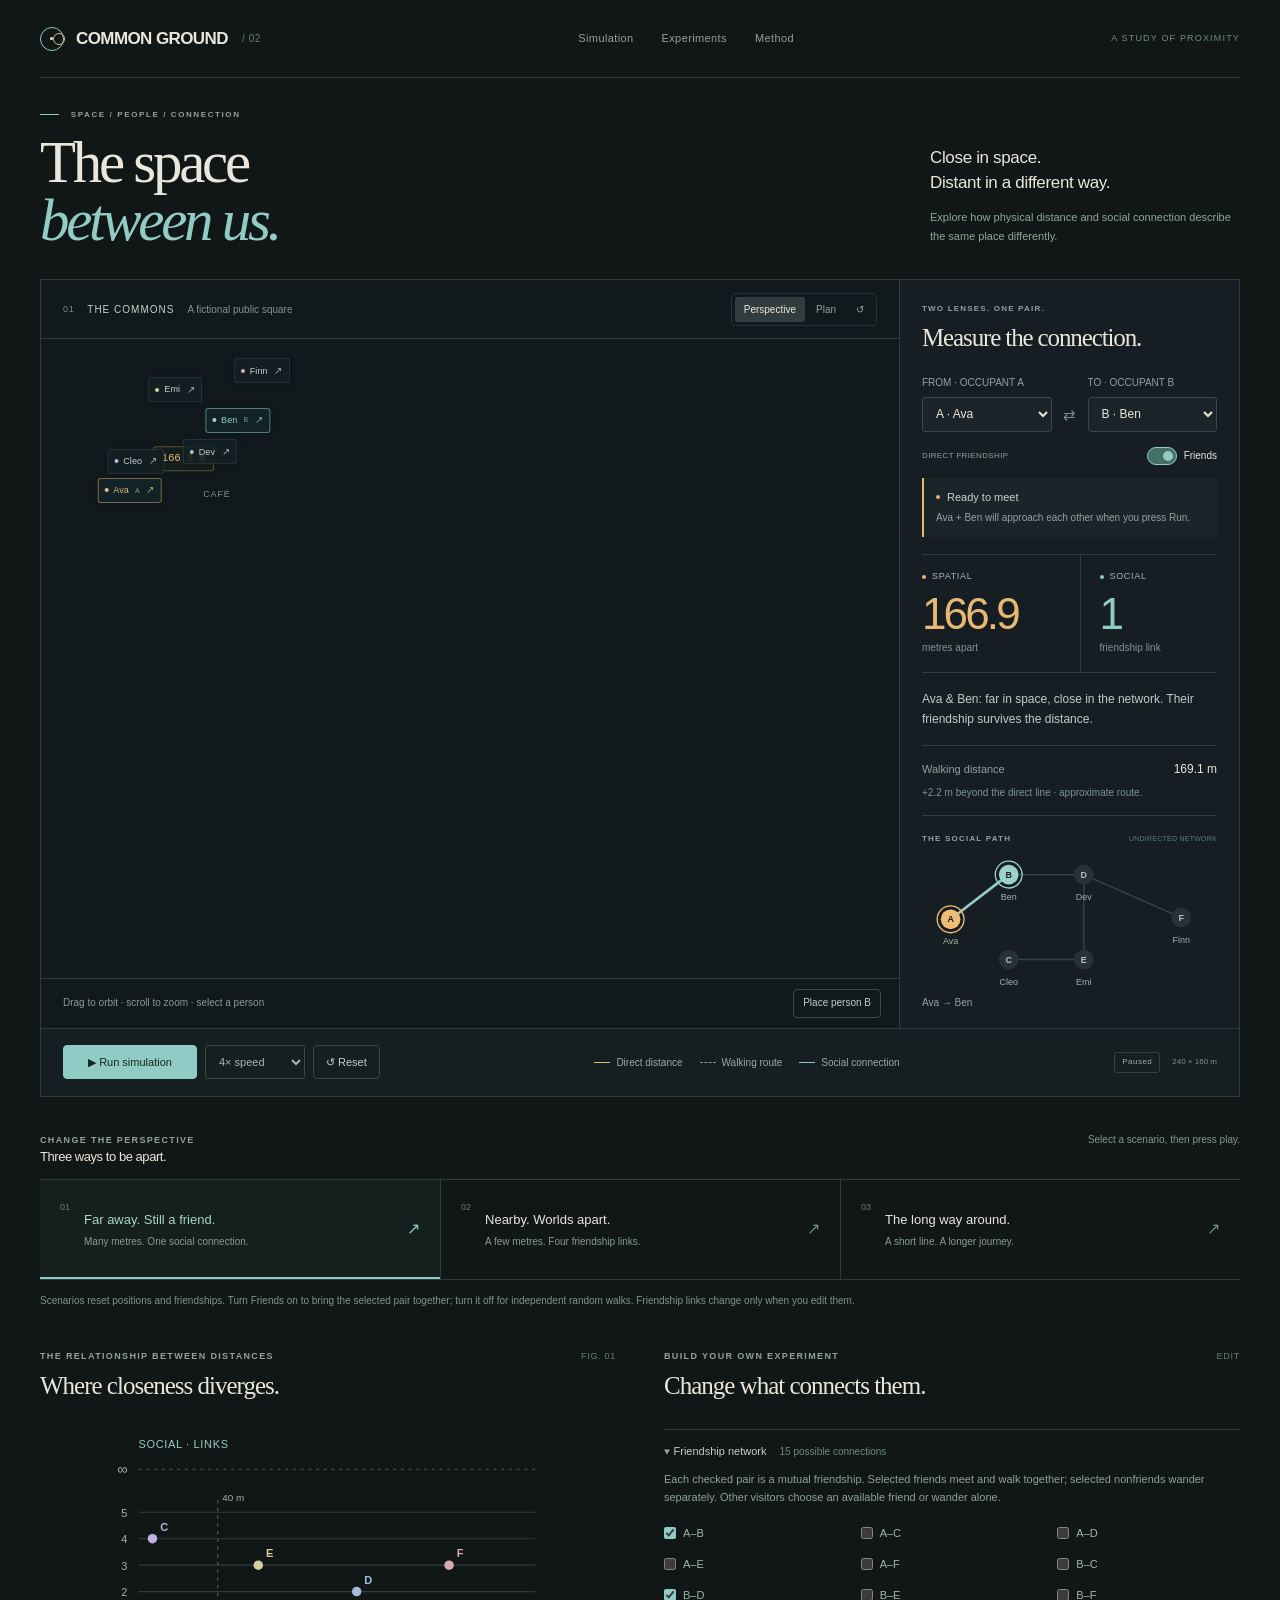
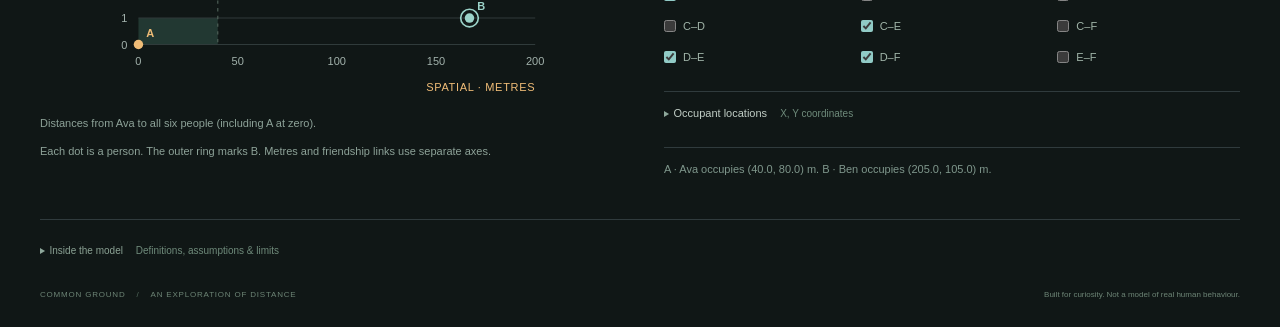
<file: index.html>
<!doctype html>
<html lang="en">
<head>
<meta charset="utf-8">
<meta name="viewport" content="width=device-width, initial-scale=1">
<meta name="description" content="Explore the space between people through physical distance, social connections, and an interactive architectural simulation.">
<meta name="theme-color" content="#101716">
<title>Common Ground — The space between us</title>
<link rel="stylesheet" href="assets/simulation.css?v=friends-20261029">
<script src="assets/vendor/three.min.js" defer></script>
<script src="src/distance-math.js" defer></script>
<script src="src/social-motion.js?v=friends-20261029" defer></script>
<script src="src/scene.js?v=friends-20261029" defer></script>
<script src="src/simulation.js?v=friends-20261029" defer></script>
</head>
<body>
<main class="app">
  <header class="topbar">
    <a class="wordmark" href="#"><span class="brand-mark" aria-hidden="true"></span>COMMON GROUND<span class="wordmark-edition"> / 02</span></a>
    <nav class="top-nav" aria-label="Page sections"><a href="#simulation">Simulation</a><a href="#experiments">Experiments</a><a href="#method">Method</a></nav>
    <span class="topbar-note">A STUDY OF PROXIMITY</span>
  </header>
  <section class="intro">
    <div><div class="eyebrow"><span class="small-line"></span> SPACE / PEOPLE / CONNECTION</div><h1 class="hero-title">The space <em>between us.</em></h1></div>
    <div class="intro-copy"><p>Close in space.<br>Distant in a different way.</p><span>Explore how physical distance and social connection describe the same place differently.</span></div>
  </section>
  <section class="simulation-shell" id="simulation" aria-label="Interactive distance simulation">
    <div class="scene-panel">
      <div class="scene-toolbar"><div><span class="scene-number">01</span><span class="scene-title">THE COMMONS</span><span class="scene-subtitle">A fictional public square</span></div><div class="view-controls" aria-label="Camera view"><button type="button" data-view="perspective" aria-pressed="true">Perspective</button><button type="button" data-view="plan" aria-pressed="false">Plan</button><button type="button" id="reset-view" aria-label="Reset camera view">↺</button></div></div>
      <div id="world" class="scene-host" role="group" aria-label="Interactive three-dimensional 240 by 160 metre plaza. Drag to orbit, scroll to zoom. Person selectors and coordinate fields provide keyboard alternatives."></div>
      <div class="scene-bottombar"><span class="scene-instruction" id="map-instruction">Drag to orbit · scroll to zoom · select a person</span><div class="map-tools"><button class="button" type="button" id="move-on-map" aria-pressed="false">Place person B</button></div></div>
    </div>
    <aside class="inspector" aria-label="Live distance measurements">
      <div class="panel-header"><div class="eyebrow">TWO LENSES. ONE PAIR.</div><h2>Measure the connection.</h2></div>
      <div class="pair-controls"><label>FROM · OCCUPANT A<select id="person-a" aria-label="Location A occupant"></select></label><button class="button" id="swap" aria-label="Swap occupants" type="button">⇄</button><label>TO · OCCUPANT B<select id="person-b" aria-label="Location B occupant"></select></label></div>
      <div class="friendship-control"><span>DIRECT FRIENDSHIP</span><label class="friendship-switch"><input type="checkbox" id="pair-friend"><span class="switch-track" aria-hidden="true"></span><span id="friendship-label">Friends</span></label></div>
      <div class="motion-readout" id="motion-readout" role="status" aria-live="polite"><div><span class="motion-dot" aria-hidden="true"></span><strong id="motion-title">Ready to meet</strong></div><p id="motion-detail"></p></div>
      <div class="metric-grid" aria-live="off"><div class="metric spatial"><div class="metric-label"><span class="metric-dot"></span>SPATIAL</div><div class="metric-number" id="spatial-value">—</div><div class="metric-unit">metres apart</div></div><div class="metric social"><div class="metric-label"><span class="metric-dot"></span>SOCIAL</div><div class="metric-number" id="social-value">—</div><div class="metric-unit" id="social-unit">friendship links</div></div></div>
      <div class="insight" id="insight" role="status" aria-live="polite"></div>
      <div class="route-summary"><div><span>Walking distance</span><strong id="walking-value">—</strong></div><p id="route-note"></p></div>
      <div class="network-block"><div class="eyebrow">THE SOCIAL PATH <span>UNDIRECTED NETWORK</span></div><svg id="network" viewBox="0 0 330 165" role="img" aria-label="Friendship network. Highlighted edges show the shortest chain between the selected occupants."></svg><p class="network-caption" id="chain"></p></div>
    </aside>
    <div class="simulation-controls"><div class="playback"><button class="button primary" id="play" type="button">▶ Run simulation</button><label class="sr-only" for="speed">Simulation speed</label><select id="speed" aria-label="Simulation speed"><option value="1">1× speed</option><option value="4" selected>4× speed</option><option value="8">8× speed</option></select><button class="button icon-button" id="reset" type="button" aria-label="Reset simulation">↺ Reset</button></div><div class="live-legend"><span><i class="legend-line spatial"></i>Direct distance</span><span><i class="legend-line walking"></i>Walking route</span><span><i class="legend-line social"></i>Social connection</span></div><div class="simulation-meta"><span class="pill" id="run-state">Paused</span><span>240 × 160 m</span></div></div>
  </section>
  <section id="experiments" class="experiments"><div class="section-heading"><div><span class="eyebrow">CHANGE THE PERSPECTIVE</span><h2>Three ways to be apart.</h2></div><p>Select a scenario, then press play.</p></div><div class="experiment-strip">
    <button class="scenario" type="button" data-scenario="far" aria-pressed="true"><span class="scenario-index">01</span><span><strong>Far away. Still a friend.</strong><span>Many metres. One social connection.</span></span><span class="scenario-arrow" aria-hidden="true">↗</span></button>
    <button class="scenario" type="button" data-scenario="near" aria-pressed="false"><span class="scenario-index">02</span><span><strong>Nearby. Worlds apart.</strong><span>A few metres. Four friendship links.</span></span><span class="scenario-arrow" aria-hidden="true">↗</span></button>
    <button class="scenario" type="button" data-scenario="detour" aria-pressed="false"><span class="scenario-index">03</span><span><strong>The long way around.</strong><span>A short line. A longer journey.</span></span><span class="scenario-arrow" aria-hidden="true">↗</span></button>
  </div><p class="scenario-note">Scenarios reset positions and friendships. Turn Friends on to bring the selected pair together; turn it off for independent random walks. Friendship links change only when you edit them.</p></section>
  <div class="analysis-grid">
    <section class="comparison-panel"><div class="section-heading"><div><div class="eyebrow">THE RELATIONSHIP BETWEEN DISTANCES</div><h2>Where closeness diverges.</h2></div><span class="figure-number">FIG. 01</span></div><div class="chart-layout"><svg id="comparison" viewBox="0 0 430 245" role="img" aria-label="Scatter plot comparing spatial distance in metres with social distance in friendship links"></svg><div class="chart-caption"><p id="comparison-note"></p><p>Each dot is a person. The outer ring marks B. Metres and friendship links use separate axes.</p></div></div></section>
    <section class="edit-panel"><div class="section-heading"><div><div class="eyebrow">BUILD YOUR OWN EXPERIMENT</div><h2>Change what connects them.</h2></div><span class="figure-number">EDIT</span></div><details open><summary>Friendship network <span>15 possible connections</span></summary><p class="muted">Each checked pair is a mutual friendship. Selected friends meet and walk together; selected nonfriends wander separately. Other visitors choose an available friend or wander alone.</p><div class="tie-grid" id="ties"></div></details><details><summary>Occupant locations <span>X, Y coordinates</span></summary><p class="muted">Metres from the southwest corner. X east: 0–240; Y north: 0–160. Editing pauses the simulation.</p><div class="coordinate-controls"><label>A · X, Y<input id="position-a" inputmode="text" placeholder="40, 80"></label><label>B · X, Y<input id="position-b" inputmode="text" placeholder="205, 105"></label><button class="button" type="button" id="apply-positions">Apply positions</button></div></details><div class="error" id="error" role="alert" hidden></div><div class="addresses" id="addresses"></div></section>
  </div>
  <footer class="method" id="method"><details><summary>Inside the model <span>Definitions, assumptions & limits</span></summary><div class="method-grid"><p><strong>Spatial distance.</strong> Euclidean distance between two occupied points: √((x₂−x₁)² + (y₂−y₁)²), in metres. People sharing a point have zero spatial separation.</p><p><strong>Social distance.</strong> The fewest friendship edges between two people. Same person = 0; direct friends = 1; disconnected = ∞. This is a metric within a connected group and an extended metric across disconnected groups. Locations inherit their occupants’ relationships; empty locations have no social distance.</p><p><strong>Walking distance.</strong> A shortest route on a 2 m grid, simplified with collision-checked shortcuts around the pond and buildings. Approximate, not the exact continuous shortest path. Visitors are points; landscaping is schematic and passable. Motion follows these routes at 1.4 m/s, accelerated by the speed control.</p><p><strong>Friendship in motion.</strong> The selected pair has priority: direct friends approach along a shared route, then walk to random destinations together with a small following gap. Selected nonfriends wander independently, even if they have other friends. Each remaining visitor chooses one available direct friend or wanders alone. Selecting the same person twice gives that visitor a solo walk. Routes avoid buildings and the pond; a detour can briefly increase straight-line separation. This is an illustrative rule, not a prediction of human behaviour.</p><p><strong>Near and far.</strong> This experiment uses ≤40 m for spatially near and >40 m for far; ≤1 link for socially close, 2 for intermediate, and ≥3 for distant. These thresholds are illustrative, not universal. All people, friendships, and places are fictional.</p></div></details><div class="footer-line"><span>COMMON GROUND<span class="footer-separator"> / </span> AN EXPLORATION OF DISTANCE</span><span>Built for curiosity. Not a model of real human behaviour.</span></div></footer>
</main>
</body>
</html>
</file>
<file: assets/simulation.css>
:root {
  color-scheme: dark;
  --paper: #101716;
  --panel: #171e23;
  --panel-deep: #11191c;
  --ink: #ebe6dc;
  --muted: #93a09e;
  --line: #303b3d;
  --line-soft: #253135;
  --spatial: #e8b873;
  --spatial-soft: #e8b8730d;
  --social: #91cbc6;
  --social-soft: #91cbc60d;
  --white: #ebe6dc;
  font-family: -apple-system, BlinkMacSystemFont, "Segoe UI", sans-serif;
  font-size: 14px;
  font-synthesis: none;
  text-rendering: optimizeLegibility;
  -webkit-font-smoothing: antialiased;
}

* { box-sizing: border-box; }
html { min-width: 320px; background: var(--paper); scroll-behavior: smooth; }
body { margin: 0; background: var(--paper); color: var(--ink); line-height: 1.5; }
button, input, select { font: inherit; }
button, select, summary, a { -webkit-tap-highlight-color: transparent; }
button { cursor: pointer; }
button:disabled { cursor: default; opacity: .5; }
button, input, select, summary { touch-action: manipulation; }
button, a, input, select, summary { outline-offset: 4px; }
button:focus-visible, input:focus-visible, select:focus-visible, summary:focus-visible,
a:focus-visible, [tabindex]:focus-visible { outline: 2px solid var(--social); }
a { color: inherit; text-decoration-thickness: 1px; text-underline-offset: 4px; }
[hidden] { display: none !important; }
::selection { color: var(--paper); background: var(--social); }
svg { max-width: 100%; font-family: inherit; }
svg text { user-select: none; }
h1, h2, h3, p { margin-top: 0; }
h2 { margin-bottom: 0; font-size: 20px; font-weight: 500; line-height: 1.25; letter-spacing: -.035em; }
h3 { margin-bottom: 8px; font-size: 14px; font-weight: 600; }
.app { max-width: 1560px; padding: 0 40px 26px; margin: 0 auto; }
.eyebrow { margin: 0 0 8px; font-size: 9px; font-weight: 600; line-height: 1.5; letter-spacing: .15em; text-transform: uppercase; color: var(--muted); }
.muted { color: var(--muted); }

/* A quiet masthead, with the experiment itself carrying the colour. */
.topbar { min-height: 78px; display: flex; align-items: center; justify-content: space-between; gap: 24px; border-bottom: 1px solid var(--line); }
.wordmark { display: inline-flex; align-items: center; gap: 12px; color: var(--ink); font-size: 17px; font-weight: 600; letter-spacing: -.035em; text-decoration: none; white-space: nowrap; }
.brand-mark { display: inline-block; position: relative; width: 24px; height: 24px; border: 1px solid var(--social); border-radius: 50%; flex-shrink: 0; }
.brand-mark::before { content: ""; position: absolute; inset: 5px; border: 1px solid var(--spatial); border-radius: 50%; transform: translateX(7px); }
.brand-mark::after { content: ""; position: absolute; width: 3px; height: 3px; top: 9px; left: 9px; background: var(--ink); border-radius: 50%; }
.top-nav { display: flex; align-items: center; gap: 28px; font-size: 10px; font-weight: 500; letter-spacing: .035em; }
.top-nav a { color: var(--muted); text-decoration: none; padding: 10px 0; transition: color .2s; }
.top-nav a:hover { color: var(--ink); }
.top-nav .nav-index { color: #657573; padding-right: 7px; font-variant-numeric: tabular-nums; }
.top-nav .nav-badge { border: 1px solid var(--line); color: var(--social); padding: 6px 9px; font-size: 8px; letter-spacing: .12em; text-transform: uppercase; border-radius: 3px; }
.intro { display: flex; align-items: flex-end; justify-content: space-between; gap: 45px; padding: 31px 0 30px; }
.intro .eyebrow { margin-bottom: 13px; font-size: 8px; letter-spacing: .2em; }
.hero-title, .hero-title h1 { margin: 0; font-family: Georgia, "Times New Roman", serif; font-size: clamp(45px, 4.6vw, 65px); font-weight: 400; letter-spacing: -.055em; line-height: .98; }
.hero-title em { color: var(--social); font-weight: 400; }
.intro-copy { max-width: 360px; padding-bottom: 3px; }
.intro-copy > p { margin-bottom: 0; color: #a9b4b0; font-size: 12px; line-height: 1.75; }
.intro-copy > p + p { margin-top: 12px; }
.intro-copy strong { color: var(--ink); font-weight: 500; }
.intro-copy .intro-index { display: block; margin-bottom: 10px; color: var(--muted); font-size: 9px; letter-spacing: .16em; }

/* Main instrument: one continuous frame, with a fixed measurement rail. */
.simulation-shell { display: grid; grid-template-columns: minmax(0, 1fr) 340px; border: 1px solid var(--line); background: var(--panel); overflow: hidden; }
.scene-panel { min-width: 0; background: var(--panel-deep); }
.scene-panel { display: flex; flex-direction: column; }
.scene-panel > #world { flex: 1 1 auto; min-height: 540px; }
.scene-toolbar { min-height: 59px; padding: 0 22px; display: flex; align-items: center; justify-content: space-between; gap: 15px; border-bottom: 1px solid var(--line); }
.scene-toolbar > div:first-child { display: flex; align-items: center; gap: 13px; min-width: 0; }
.scene-toolbar h2 { font-size: 12px; font-weight: 500; letter-spacing: -.015em; }
.scene-number { color: #778d8a; font-size: 9px; letter-spacing: .07em; font-variant-numeric: tabular-nums; }
.view-controls { display: flex; gap: 2px; padding: 3px; border: 1px solid var(--line-soft); border-radius: 4px; }
.view-controls button { border: 0; border-radius: 2px; padding: 5px 9px; background: transparent; color: var(--muted); font-size: 9px; font-weight: 500; transition: background .2s, color .2s; }
.view-controls button:hover { color: var(--ink); }
.view-controls button[aria-pressed="true"], .view-controls button.active { background: #303c3e; color: var(--ink); }
.scene-host, #world { position: relative; display: block; width: 100%; height: 540px; overflow: hidden; background: #11191c; isolation: isolate; }
.scene-host canvas, #world > canvas { position: absolute; inset: 0; display: block; width: 100%; height: 100%; outline-offset: -4px; touch-action: none; }
.scene-overlay-top { position: absolute; left: 22px; top: 20px; right: 22px; display: flex; justify-content: space-between; align-items: flex-start; gap: 15px; z-index: 2; pointer-events: none; }
.scene-kicker { color: #879a99; font-size: 8px; letter-spacing: .16em; line-height: 1.8; text-transform: uppercase; }
.scene-kicker strong { display: block; color: #bdc8c4; font-weight: 500; font-size: 10px; letter-spacing: .05em; }
.scene-coordinates { color: #6f8889; font-size: 9px; font-variant-numeric: tabular-nums; letter-spacing: .03em; }
.scene-label { position: absolute; z-index: 2; pointer-events: none; color: #c2ceca; font-size: 10px; font-weight: 500; line-height: 1.35; letter-spacing: .015em; white-space: nowrap; padding: 4px 6px; border-radius: 3px; background: #142023db; border: 1px solid #7d969629; box-shadow: 0 2px 7px #0002; transform: translate(-50%, -100%); }
.scene-label small { display: block; color: #849b98; font-size: 8px; font-weight: 400; }
.scene-label.selected { border-color: #91cbc666; background: #132529ef; color: var(--ink); }
.scene-label.endpoint-a { border-color: #e8b87377; color: var(--spatial); }
.scene-label.endpoint-b { border-color: #91cbc688; color: var(--social); }
.scene-label.place-label { padding: 0; border: 0; box-shadow: none; background: transparent; color: #819593; font-size: 9px; font-weight: 400; letter-spacing: .1em; text-transform: uppercase; text-shadow: 0 1px 5px #071114; }
.scene-bottombar { min-height: 50px; display: flex; align-items: center; justify-content: space-between; gap: 15px; padding: 9px 18px 9px 22px; border-top: 1px solid var(--line); }
.scene-instruction { margin: 0; color: #889b98; font-size: 9px; line-height: 1.55; }
.scene-instruction > span { display: block; }
.map-tools { flex-shrink: 0; display: flex; align-items: center; gap: 8px; }
button.button, .button, .playback button, .map-tools button, .pair-controls button, .coordinate-controls button {
  display: inline-flex; align-items: center; justify-content: center; gap: 7px;
  min-height: 35px; padding: 8px 12px; border: 1px solid #3b484a; border-radius: 4px;
  background: transparent; color: #c2ceca; font-size: 10px; font-weight: 500; line-height: 1.4;
  transition: background .18s ease, color .18s ease, border-color .18s ease;
}
.button:hover, .playback button:hover, .map-tools button:hover, .pair-controls button:hover, .coordinate-controls button:hover { border-color: #6b8580; background: #91cbc610; color: var(--ink); }
.button.primary, .playback #play, .coordinate-controls button { border-color: var(--social); background: var(--social); color: #172522; }
.button.primary:hover, .playback #play:hover, .coordinate-controls button:hover { border-color: #b6dfd9; background: #b6dfd9; color: #14201d; }
.map-tools button { min-height: 29px; padding: 5px 9px; font-size: 9px; }
.map-tools button[aria-pressed="true"] { background: var(--social); border-color: var(--social); color: #152422; }
.status { display: inline-flex; align-items: center; gap: 5px; color: var(--muted); font-size: 8px; font-weight: 500; letter-spacing: .08em; }
.status::before { content: ""; display: block; width: 4px; height: 4px; background: #7c8f8a; border-radius: 50%; }
.status.running { color: var(--social); }
.status.running::before { background: var(--social); box-shadow: 0 0 0 3px #91cbc610; }
.pill { display: inline-flex; align-items: center; gap: 5px; border: 1px solid #344341; border-radius: 3px; padding: 4px 7px; color: #9fb0a8; font-size: 8px; line-height: 1.35; font-weight: 500; letter-spacing: .06em; white-space: nowrap; }

.inspector { min-width: 0; padding-bottom: 18px; border-left: 1px solid var(--line); background: var(--panel); }
.panel-header { padding: 23px 22px 21px; display: flex; align-items: center; justify-content: space-between; gap: 12px; }
.panel-header .eyebrow { margin-bottom: 7px; font-size: 8px; }
.panel-header h2 { font-size: 25px; font-family: Georgia, "Times New Roman", serif; font-weight: 400; letter-spacing: -.045em; }
.pair-controls { display: grid; grid-template-columns: minmax(0, 1fr) 24px minmax(0, 1fr); align-items: end; gap: 6px; padding: 0 22px 23px; }
.pair-controls label { min-width: 0; color: var(--muted); font-size: 8px; font-weight: 500; letter-spacing: .025em; }
.pair-controls select { display: block; width: 100%; min-height: 35px; margin-top: 7px; padding: 7px 21px 7px 9px; border: 1px solid #3b4749; border-radius: 3px; background: #1b2529; color: var(--ink); font-size: 11px; font-weight: 500; }
.pair-controls button { min-height: 35px; padding: 6px 0; background: transparent; border-color: transparent; color: #778d88; font-size: 15px; }
.friendship-control { display: flex; justify-content: space-between; align-items: center; gap: 10px; margin: -8px 22px 13px; color: #8da298; font-size: 8px; letter-spacing: .045em; }
.friendship-switch { display: inline-flex; align-items: center; gap: 7px; position: relative; cursor: pointer; color: var(--ink); font-size: 10px; letter-spacing: 0; }
.friendship-switch input { position: absolute; width: 30px; height: 18px; opacity: 0; cursor: pointer; }
.switch-track { width: 30px; height: 18px; border: 1px solid #63776e; border-radius: 20px; background: #273732; transition: background .18s; }
.switch-track::after { content: ""; display: block; width: 10px; height: 10px; margin: 3px; border-radius: 50%; background: #83978f; transition: transform .18s; }
.friendship-switch input:checked + .switch-track { background: #427063; border-color: var(--social); }
.friendship-switch input:checked + .switch-track::after { transform: translateX(12px); background: var(--social); }
.friendship-switch input:focus-visible + .switch-track { outline: 2px solid var(--ink); outline-offset: 3px; }
.friendship-switch input:disabled ~ span { opacity: .4; cursor: default; }
.motion-readout { margin: 0 22px 17px; padding: 11px 12px; border-left: 2px solid #6d897b; background: #91cbc608; }
.motion-readout > div { display: flex; align-items: center; gap: 7px; }
.motion-readout strong { color: #c5d6cd; font-size: 11px; font-weight: 500; }
.motion-readout p { margin: 5px 0 0; color: #8fa59b; font-size: 10px; line-height: 1.6; }
.motion-dot { flex: 0 0 4px; height: 4px; border-radius: 50%; background: #84988e; }
.motion-readout[data-mode="approaching"] { border-color: var(--spatial); }
.motion-readout[data-mode="approaching"] .motion-dot { background: var(--spatial); }
.motion-readout[data-mode="together"] { border-color: var(--social); background: #91cbc60e; }
.motion-readout[data-mode="together"] .motion-dot { background: var(--social); box-shadow: 0 0 0 3px #91cbc615; }
.metric-grid { display: grid; grid-template-columns: minmax(0, 1fr) minmax(0, 1fr); margin: 0 22px; border-top: 1px solid var(--line); border-bottom: 1px solid var(--line); }
.metric { min-width: 0; padding: 15px 0 17px; }
.metric + .metric { padding-left: 19px; margin-left: 10px; border-left: 1px solid var(--line); }
.metric.spatial { color: var(--spatial); }
.metric.social { color: var(--social); }
.metric-label { display: block; color: #a8b6b1; font-size: 8px; font-weight: 500; line-height: 1.5; letter-spacing: .075em; }
.metric-number { display: inline-block; margin: 5px 0 1px; font-size: 44px; font-weight: 300; line-height: 1.15; letter-spacing: -.065em; font-variant-numeric: tabular-nums; }
.metric-unit { color: #82938f; font-size: 9px; font-weight: 400; }
.metric > small, .metric .metric-detail { display: block; margin-top: 5px; font-size: 9px; }
.insight { margin: 0 22px; padding: 17px 0 15px; color: #c2cbc5; font-size: 11px; line-height: 1.65; }
.insight strong { color: var(--ink); font-weight: 500; }
.route-summary { margin: 0 22px; padding: 13px 0 14px; border-top: 1px solid var(--line); border-bottom: 1px solid var(--line); font-size: 9px; line-height: 1.7; color: var(--muted); }
.route-summary > div { display: flex; align-items: baseline; justify-content: space-between; gap: 10px; }
.route-summary strong { color: var(--ink); font-size: 12px; font-weight: 500; white-space: nowrap; }
.route-summary p { margin: 5px 0 0; color: #7e938e; font-size: 8px; }
.network-block { margin: 17px 22px 0; }
.network-block > .eyebrow { margin-bottom: 1px; font-size: 8px; }
.inspector > .eyebrow { margin: 17px 22px 0; font-size: 8px; }
#network { display: block; width: 100%; height: auto; max-height: 160px; margin: 0; overflow: visible; }
.inspector > #network { width: calc(100% - 44px); margin-inline: 22px; }
.network-caption { margin: 1px 0 0; color: #8da39c; font-size: 9px; line-height: 1.5; }
.inspector > .network-caption { margin-inline: 22px; }

.simulation-controls { grid-column: 1 / -1; min-height: 68px; display: flex; align-items: center; justify-content: space-between; gap: 24px; padding: 14px 22px; border-top: 1px solid var(--line); background: #151e20; }
.playback { display: flex; align-items: center; flex-wrap: wrap; gap: 8px; }
.playback button { min-height: 34px; }
.playback #play { min-width: 134px; font-size: 10px; }
.playback select { min-height: 34px; padding: 6px 23px 6px 9px; border: 1px solid #394747; border-radius: 3px; background: #151e20; color: #a7b8b2; font-size: 9px; }
.live-legend, .legend { display: flex; align-items: center; flex-wrap: wrap; gap: 10px 17px; font-size: 8px; color: #99aba5; }
.live-legend > span, .legend > span { display: inline-flex; align-items: center; gap: 6px; white-space: nowrap; }
.legend-dot { display: inline-block; flex-shrink: 0; width: 5px; height: 5px; border-radius: 50%; background: var(--ink); }
.legend-dot.spatial { background: var(--spatial); }
.legend-dot.social { background: var(--social); }
.legend-dot.route { background: #e2dbc9; }
.line, .legend-line { display: inline-block; width: 16px; border-top: 1.5px solid var(--spatial); }
.line.social, .legend-line.social { border-color: var(--social); }
.line.route, .legend-line.route, .line.dashed { border-top: 1.5px dashed #d5c9b2; }
.simulation-meta { display: flex; align-items: center; gap: 12px; color: #7e938b; font-size: 8px; white-space: nowrap; }

/* Scenario choices read as one editorial strip, not a stack of cards. */
.experiments, .experiment-section { margin-top: 31px; }
.section-heading { display: flex; justify-content: space-between; align-items: baseline; gap: 20px; padding: 0 0 14px; }
.section-heading .eyebrow { margin: 0; }
.section-heading h2 { font-size: 13px; font-weight: 400; }
.section-heading p { margin: 0; color: #839890; font-size: 9px; }
.experiment-strip { display: grid; grid-template-columns: repeat(3, minmax(0, 1fr)); border-block: 1px solid var(--line); }
.scenario { display: flex; width: 100%; min-height: 99px; margin: 0; align-items: center; gap: 14px; text-align: left; padding: 18px 20px; border: 0; border-radius: 0; color: var(--ink); background: transparent; transition: background .2s ease; }
.scenario + .scenario { border-left: 1px solid var(--line); }
.scenario > span:nth-child(2) { flex: 1; min-width: 0; }
.scenario strong { display: block; font-size: 12px; font-weight: 500; line-height: 1.5; }
.scenario span span { display: block; margin-top: 4px; color: #879c94; font-size: 9px; line-height: 1.5; }
.scenario .scenario-index { align-self: flex-start; margin-top: 3px; color: #638079; font-size: 9px; font-weight: 400; font-variant-numeric: tabular-nums; }
.scenario > span:last-child { color: #6e8b80; font-size: 16px; }
.scenario:hover { background: #91cbc608; }
.scenario.active, .scenario[aria-pressed="true"] { background: #91cbc60b; box-shadow: inset 0 -2px var(--social); }
.scenario.active strong, .scenario[aria-pressed="true"] strong { color: #a5d6c9; }
.scenario.active > span:last-child, .scenario[aria-pressed="true"] > span:last-child { color: var(--social); }
.experiment-note { margin: 12px 0 0; color: #7e948b; font-size: 9px; line-height: 1.7; }

.analysis-grid { display: grid; grid-template-columns: minmax(0, 1fr) minmax(0, 1fr); gap: 48px; margin-top: 41px; }
.analysis-grid > section { min-width: 0; }
.analysis-grid h2 { font-size: 25px; font-family: Georgia, "Times New Roman", serif; font-weight: 400; letter-spacing: -.04em; }
.comparison-panel > .eyebrow, .edit-panel > .eyebrow { font-size: 8px; margin-bottom: 9px; }
.comparison-panel > p, .edit-panel > p { margin: 11px 0 0; color: #8da298; font-size: 10px; line-height: 1.7; }
.comparison-panel .panel-header, .edit-panel .panel-header { padding: 0; }
#comparison { display: block; width: 100%; height: auto; max-height: 270px; margin: 18px 0 0; overflow: visible; }
.chart-layout { min-width: 0; }
.chart-note { color: #7f978d; font-size: 9px; line-height: 1.65; }
.comparison-panel .legend { margin-top: 10px; }
.edit-panel details { margin: 13px 0 0; border-top: 1px solid var(--line); }
.edit-panel details p { margin: 1px 0 8px; color: #8da298; font-size: 10px; line-height: 1.6; }
summary { position: relative; padding: 13px 0 10px; cursor: pointer; color: #c1cec6; font-size: 11px; font-weight: 500; line-height: 1.6; list-style-position: inside; }
summary::marker { color: #8ea89b; font-size: 9px; }
.coordinate-controls { display: grid; grid-template-columns: 1fr 1fr auto; gap: 10px; padding: 8px 0 8px; align-items: end; }
.coordinate-controls label { min-width: 0; font-size: 9px; color: var(--muted); font-weight: 500; }
.coordinate-controls input { display: block; width: 100%; min-height: 35px; margin-top: 5px; padding: 7px 9px; border: 1px solid #3b4c45; border-radius: 3px; background: #19231f; color: var(--ink); font-size: 11px; }
.coordinate-controls button { min-height: 35px; font-size: 9px; white-space: nowrap; }
.tie-grid { display: grid; grid-template-columns: repeat(3, minmax(0, 1fr)); gap: 4px 14px; padding: 5px 0 8px; }
.tie-grid label { display: flex; align-items: center; gap: 7px; min-height: 27px; color: #a1b5a9; font-size: 10px; cursor: pointer; white-space: nowrap; }
.tie-grid input[type="checkbox"] { flex-shrink: 0; width: 12px; height: 12px; margin: 0; accent-color: var(--social); cursor: pointer; }
.error { margin-top: 10px; color: #edaa92; font-size: 11px; }
#addresses { margin-top: 14px; padding-top: 12px; border-top: 1px solid var(--line); color: #7f978c; font-size: 10px; line-height: 1.7; font-variant-numeric: tabular-nums; }
.method { margin-top: 40px; padding-top: 10px; border-top: 1px solid var(--line); }
.method details { max-width: 1120px; }
.method summary { display: inline list-item; color: #8ba294; font-size: 10px; font-weight: 400; }
.method p, .method li { color: #8ba294; font-size: 10px; line-height: 1.8; }
.method p { margin: 8px 0; }
.method strong { color: #bbcbbf; font-weight: 500; }
.method-grid { display: grid; grid-template-columns: 1fr 1fr; gap: 0 35px; }
.footer-line { display: flex; align-items: baseline; justify-content: space-between; gap: 20px; margin-top: 19px; color: #6d8576; font-size: 8px; line-height: 1.7; }
.footer-line > span:first-child { letter-spacing: .1em; }
.method small, footer > small { display: block; margin-top: 12px; color: #6d8576; font-size: 9px; line-height: 1.6; }
.sr-only { position: absolute; width: 1px; height: 1px; margin: -1px; padding: 0; overflow: hidden; clip: rect(0, 0, 0, 0); white-space: nowrap; border: 0; }

@media (min-width: 1500px) {
  .scene-host, #world { height: 565px; }
  .metric-number { font-size: 47px; }
}
@media (max-width: 1200px) {
  .app { padding-inline: 28px; }
  .simulation-shell { grid-template-columns: minmax(0, 1fr) 316px; }
  .inspector .panel-header, .pair-controls { padding-inline: 19px; }
  .metric-grid, .insight, .route-summary, .network-block, .friendship-control, .motion-readout { margin-inline: 19px; }
  .metric-number { font-size: 40px; }
  .metric + .metric { padding-left: 14px; }
  .simulation-controls { gap: 16px; }
  .simulation-meta > span:not(.pill) { display: none; }
  .live-legend { gap: 9px; }
  .analysis-grid { gap: 32px; }
}
@media (max-width: 1000px) {
  .app { padding-inline: 24px; }
  .topbar { min-height: 68px; }
  .intro { padding-block: 28px; gap: 30px; }
  .intro-copy { max-width: 300px; }
  .intro-copy > p { font-size: 11px; }
  .simulation-shell { grid-template-columns: minmax(0, 1fr) 295px; }
  .scene-toolbar { padding-inline: 16px; }
  .scene-toolbar h2 { font-size: 11px; }
  .scene-host, #world { height: 540px; }
  .scene-bottombar { padding-inline: 16px; gap: 10px; }
  .scene-instruction { font-size: 8px; }
  .panel-header { padding-top: 20px; padding-bottom: 19px; }
  .pair-controls { padding-bottom: 20px; }
  .metric-grid, .insight, .route-summary, .network-block, .friendship-control, .motion-readout { margin-inline: 18px; }
  .metric-number { font-size: 37px; }
  .metric-label { font-size: 7px; }
  .metric-unit { font-size: 8px; }
  .insight { font-size: 10px; }
  .simulation-controls { padding-inline: 16px; }
  .simulation-meta { display: none; }
  .playback { gap: 6px; }
  .scenario { padding-inline: 15px; gap: 9px; }
  .scenario strong { font-size: 11px; }
  .scenario span span { font-size: 8px; }
  .coordinate-controls { grid-template-columns: 1fr 1fr; }
  .coordinate-controls button { grid-column: 1 / -1; }
}
@media (max-width: 800px) {
  .app { padding-inline: 20px; }
  .top-nav { gap: 20px; }
  .intro { padding: 26px 0; }
  .hero-title, .hero-title h1 { font-size: 47px; }
  .intro-copy { max-width: 260px; }
  .simulation-shell { grid-template-columns: minmax(0, 1fr); }
  .scene-toolbar { min-height: 54px; padding-inline: 20px; }
  .scene-host, #world { height: 470px; }
  .scene-panel > #world { flex: none; min-height: 0; }
  .scene-bottombar { padding-inline: 20px; }
  .scene-instruction { font-size: 9px; }
  .inspector { display: grid; grid-template-columns: 1fr 1fr; align-items: start; border-left: 0; border-top: 1px solid var(--line); padding: 0 0 19px; }
  .inspector .panel-header { grid-column: 1 / -1; padding: 20px 22px 20px; }
  .pair-controls { grid-column: 1; grid-row: 2; padding: 0 22px 21px; }
  .friendship-control { grid-column: 1; grid-row: 3; margin-inline: 22px; }
  .motion-readout { grid-column: 1; grid-row: 4; margin-inline: 22px; }
  .metric-grid { grid-column: 1; grid-row: 5; margin-inline: 22px; }
  .metric-number { font-size: 42px; }
  .metric-label { font-size: 8px; }
  .metric-unit { font-size: 9px; }
  .insight { grid-column: 1; grid-row: 6; margin-inline: 22px; padding-top: 15px; padding-bottom: 0; font-size: 11px; }
  .route-summary { grid-column: 2; grid-row: 2; margin: 0 22px 0 12px; padding-top: 0; border-top: 0; }
  .network-block { grid-column: 2; grid-row: 3 / 7; margin: 14px 22px 0 12px; }
  #network { max-height: 175px; }
  .simulation-controls { padding-inline: 20px; }
  .simulation-meta { display: flex; }
  .simulation-controls .live-legend { flex: 1; justify-content: flex-end; }
  .simulation-meta { display: none; }
  .analysis-grid { gap: 28px; }
  .tie-grid { grid-template-columns: repeat(2, minmax(0, 1fr)); }
  .scenario { min-height: 105px; align-items: flex-start; padding: 16px 12px; }
  .scenario > span:last-child { display: none; }
  .scenario strong { font-size: 11px; }
  .scenario span span { font-size: 8px; }
}
@media (max-width: 600px) {
  .app { padding: 0 15px 22px; }
  .topbar { min-height: 66px; gap: 15px; }
  .wordmark { gap: 9px; font-size: 16px; }
  .brand-mark { width: 21px; height: 21px; }
  .brand-mark::before { inset: 4px; transform: translateX(6px); }
  .brand-mark::after { top: 8px; left: 8px; }
  .top-nav { gap: 12px; font-size: 9px; }
  .top-nav .nav-index, .top-nav .nav-badge, .top-nav a[href="#method"] { display: none; }
  .intro { display: block; padding: 25px 0 23px; }
  .intro .eyebrow { margin-bottom: 12px; font-size: 7px; }
  .hero-title, .hero-title h1 { font-size: clamp(43px, 12vw, 58px); line-height: 1.02; }
  .intro-copy { max-width: 400px; margin-top: 17px; padding: 0; }
  .intro-copy > p { font-size: 11px; line-height: 1.7; }
  .intro-copy .intro-index { display: none; }
  .scene-toolbar { min-height: 54px; padding-inline: 14px; gap: 10px; }
  .scene-toolbar > div:first-child { gap: 8px; }
  .scene-toolbar h2 { font-size: 10px; }
  .scene-number { font-size: 8px; }
  .view-controls button { min-height: 28px; padding: 4px 7px; font-size: 8px; }
  .scene-host, #world { height: 380px; }
  .scene-overlay-top { left: 14px; top: 15px; right: 14px; }
  .scene-kicker { font-size: 7px; }
  .scene-kicker strong { font-size: 9px; }
  .scene-coordinates { font-size: 8px; }
  .scene-label { font-size: 9px; padding: 3px 5px; }
  .scene-label small { font-size: 7px; }
  .scene-label.place-label { font-size: 8px; }
  .scene-bottombar { padding: 10px 14px; gap: 12px; }
  .scene-instruction { font-size: 8px; max-width: 200px; }
  .map-tools button { min-height: 34px; padding-inline: 8px; font-size: 8px; }
  .inspector { display: block; padding-bottom: 19px; }
  .inspector .panel-header { padding: 21px 19px 20px; }
  .panel-header h2 { font-size: 26px; }
  .pair-controls { padding: 0 19px 22px; gap: 9px; }
  .pair-controls label { font-size: 9px; }
  .pair-controls select { min-height: 41px; font-size: 12px; padding-left: 10px; }
  .pair-controls button { min-height: 41px; }
  .metric-grid { margin-inline: 19px; }
  .friendship-control, .motion-readout { margin-inline: 19px; }
  .metric { padding-block: 17px; }
  .metric + .metric { padding-left: 23px; }
  .metric-number { font-size: 47px; }
  .metric-label { font-size: 9px; }
  .metric-unit { font-size: 10px; }
  .insight { margin-inline: 19px; padding: 17px 0; font-size: 12px; }
  .route-summary { margin-inline: 19px; border-top: 1px solid var(--line); padding-block: 13px; font-size: 10px; }
  .route-summary p { font-size: 9px; }
  .network-block { margin: 19px 19px 0; }
  .network-block > .eyebrow { font-size: 9px; }
  #network { max-height: 175px; }
  .network-caption { font-size: 10px; }
  .simulation-controls { min-height: auto; display: block; padding: 15px 14px 14px; }
  .playback { gap: 7px; }
  .playback button, .playback select { min-height: 39px; }
  .playback #play { flex: 1; min-width: 120px; }
  .playback select { font-size: 10px; }
  .simulation-controls .live-legend { justify-content: flex-start; gap: 13px; margin-top: 15px; font-size: 8px; }
  .experiments, .experiment-section { margin-top: 26px; }
  .section-heading { display: block; padding-bottom: 12px; }
  .section-heading p { margin-top: 5px; font-size: 9px; }
  .experiment-strip { grid-template-columns: 1fr; }
  .scenario { min-height: 80px; padding: 18px 14px; gap: 15px; align-items: center; }
  .scenario + .scenario { border-left: 0; border-top: 1px solid var(--line); }
  .scenario strong { font-size: 12px; }
  .scenario span span { font-size: 9px; }
  .scenario .scenario-index { font-size: 9px; }
  .scenario > span:last-child { display: block; }
  .scenario.active, .scenario[aria-pressed="true"] { box-shadow: inset 2px 0 var(--social); }
  .experiment-note { font-size: 9px; }
  .analysis-grid { grid-template-columns: 1fr; gap: 32px; margin-top: 33px; }
  .analysis-grid h2 { font-size: 27px; }
  .comparison-panel > .eyebrow, .edit-panel > .eyebrow { font-size: 9px; }
  .comparison-panel > p, .edit-panel > p { font-size: 11px; }
  #comparison { margin-top: 18px; max-height: none; }
  .edit-panel details p { font-size: 11px; }
  summary { min-height: 43px; font-size: 12px; }
  .tie-grid { grid-template-columns: repeat(3, minmax(0, 1fr)); gap: 7px 9px; }
  .tie-grid label { min-height: 31px; font-size: 10px; gap: 6px; }
  .tie-grid input[type="checkbox"] { width: 14px; height: 14px; }
  .coordinate-controls input { min-height: 40px; }
  .coordinate-controls label { font-size: 10px; }
  .coordinate-controls button { min-height: 40px; font-size: 11px; }
  #addresses { font-size: 11px; }
  .method { margin-top: 32px; }
  .method-grid { grid-template-columns: 1fr; gap: 0; }
  .method summary { font-size: 11px; }
  .method p { font-size: 11px; }
  .footer-line { display: block; margin-top: 18px; font-size: 8px; }
  .footer-line > span { display: block; }
  .footer-line > span + span { margin-top: 7px; }
}
@media (max-width: 360px) {
  .app { padding-inline: 12px; }
  .top-nav { gap: 9px; font-size: 8px; }
  .wordmark { font-size: 14px; }
  .scene-toolbar { padding-inline: 10px; }
  .scene-toolbar h2 { font-size: 9px; }
  .scene-toolbar .scene-number { display: none; }
  .scene-host, #world { height: 280px; }
  .view-controls button { padding-inline: 6px; }
  .scene-bottombar { padding-inline: 10px; }
  .map-tools button { font-size: 7px; padding-inline: 6px; }
  .inspector .panel-header { padding-inline: 16px; }
  .pair-controls { padding-inline: 16px; }
  .metric-grid, .insight, .route-summary, .network-block, .friendship-control, .motion-readout { margin-inline: 16px; }
  .metric-number { font-size: 41px; }
  .metric-label { font-size: 8px; }
  .metric-unit { font-size: 9px; }
  .metric + .metric { padding-left: 17px; }
  .simulation-controls { padding-inline: 10px; }
  .playback { gap: 5px; }
  .playback button { padding-inline: 8px; }
  .playback #play { min-width: 112px; }
  .playback select { padding-inline: 7px 16px; font-size: 9px; }
  .simulation-controls .live-legend { gap: 9px; font-size: 7px; }
  .tie-grid { grid-template-columns: repeat(2, minmax(0, 1fr)); }
}
@media (prefers-reduced-motion: reduce) {
  html { scroll-behavior: auto; }
  *, *::before, *::after { transition-duration: .01ms !important; animation-duration: .01ms !important; animation-iteration-count: 1 !important; }
}

/* The scene renderer positions these labels in projected screen space. */
.scene-labels { position: absolute; inset: 0; z-index: 3; overflow: hidden; pointer-events: none; }
.scene-label.agent-label { display: inline-flex; align-items: center; gap: 5px; min-height: 25px; padding: 4px 6px; cursor: pointer; pointer-events: auto; font-family: inherit; font-size: 9px; font-weight: 500; }
.scene-label.agent-label:hover { border-color: #b5d5cb; background: #1f3433; }
.scene-label-dot { display: inline-block; flex-shrink: 0; width: 4px; height: 4px; border-radius: 50%; background: #8fa59d; }
.scene-label.endpoint-a .scene-label-dot { background: var(--spatial); }
.scene-label.endpoint-b .scene-label-dot { background: var(--social); }
.scene-label.agent-label small { margin-left: 1px; font-size: 7px; color: inherit; opacity: .7; }
@media (max-width: 600px) {
  .scene-label.agent-label { min-height: 24px; gap: 4px; padding: 3px 5px; font-size: 8px; }
}

/* Labels shared with the page's editorial structure. */
.wordmark-edition { margin-left: 2px; color: #658077; font-size: 10px; font-weight: 400; letter-spacing: .06em; }
.topbar-note { color: #728e82; font-size: 9px; letter-spacing: .13em; white-space: nowrap; }
.small-line { display: inline-block; width: 19px; margin-right: 8px; border-top: 1px solid var(--social); vertical-align: middle; }
.hero-title em { display: block; }
.intro-copy > p { margin: 0 0 12px; color: var(--ink); font-size: 17px; font-weight: 400; line-height: 1.5; letter-spacing: -.02em; }
.intro-copy > span { display: block; max-width: 310px; color: #8fa69a; font-size: 11px; line-height: 1.75; }
.scene-title { color: #c5d1c8; font-size: 10px; font-weight: 500; letter-spacing: .1em; white-space: nowrap; }
.scene-subtitle { color: #7e958a; font-size: 10px; white-space: nowrap; }
.inspector .panel-header { display: block; }
.metric-label { display: flex; align-items: center; gap: 6px; }
.metric-dot { width: 4px; height: 4px; display: inline-block; border-radius: 50%; background: currentColor; }
.spatial .metric-dot { background: var(--spatial); }
.social .metric-dot { background: var(--social); }
.network-block > .eyebrow { display: flex; justify-content: space-between; align-items: center; gap: 8px; }
.network-block > .eyebrow > span { color: #607c70; font-size: 7px; font-weight: 400; letter-spacing: .035em; }
.line.walking, .legend-line.walking { border-top: 1.5px dashed #779c8d; }
.scenario-note { margin: 12px 0 0; color: #7e948b; font-size: 10px; line-height: 1.7; }
.section-heading > div > .eyebrow { margin-bottom: 7px; }
.figure-number { color: #658070; font-size: 9px; letter-spacing: .08em; white-space: nowrap; }
.chart-caption p { margin: 10px 0 0; color: #8da298; font-size: 11px; line-height: 1.7; }
.edit-panel summary > span, .method summary > span { margin-left: 10px; color: #6f8b7b; font-size: 10px; font-weight: 400; }
.footer-separator { padding-inline: 8px; color: #536c5e; }
.scene-label.distance-label { padding: 5px 8px; border: 1px solid #e8b87355; background: #15201ee8; color: var(--spatial); font-family: ui-monospace, SFMono-Regular, Menlo, Consolas, monospace; font-size: 11px; line-height: 1.25; letter-spacing: -.03em; pointer-events: none; }

/* Keep controls and the explanatory layer comfortably readable. */
.top-nav { font-size: 11px; }
.scene-instruction { font-size: 10px; }
.view-controls button, .map-tools button { font-size: 10px; }
.playback button, .playback #play, .playback select { font-size: 11px; }
.pair-controls label { font-size: 10px; letter-spacing: 0; }
.pair-controls select { font-size: 12px; }
.metric-label { font-size: 9px; }
.metric-unit { font-size: 10px; }
.insight { font-size: 12px; }
.route-summary { font-size: 11px; }
.route-summary p { font-size: 10px; }
.network-caption { font-size: 10px; }
.live-legend, .legend { font-size: 10px; }
.scenario strong { font-size: 13px; }
.scenario span span { font-size: 10px; }
.section-heading p { font-size: 10px; }
.edit-panel details p { font-size: 11px; }
.tie-grid label { font-size: 11px; }
#addresses { font-size: 11px; }
.method p, .method li { font-size: 11px; }
@media (max-width: 1200px) {
  .scene-subtitle { display: none; }
  .simulation-controls { column-gap: 13px; }
  .simulation-meta { display: none; }
  .live-legend { gap: 12px; font-size: 9px; }
  .network-block > .eyebrow > span { display: none; }
}
@media (max-width: 1000px) {
  .topbar-note { display: none; }
  .scene-instruction { max-width: 245px; font-size: 9px; }
  .insight { font-size: 11px; }
  .scenario { gap: 10px; }
  .scenario strong { font-size: 12px; }
  .scenario span span { font-size: 10px; }
  .playback button, .playback #play, .playback select { font-size: 10px; }
  .live-legend { gap: 9px; font-size: 9px; }
}
@media (max-width: 800px) {
  .scene-subtitle { display: inline; }
  .network-block > .eyebrow > span { display: inline; }
  .simulation-controls { flex-wrap: wrap; row-gap: 13px; }
  .simulation-controls .live-legend { flex: 0 1 auto; font-size: 9px; }
  .scenario strong { font-size: 12px; }
}
@media (max-width: 600px) {
  .top-nav { font-size: 9px; }
  .wordmark-edition, .scene-subtitle { display: none; }
  .intro-copy > p { font-size: 15px; line-height: 1.45; margin-bottom: 9px; }
  .intro-copy > span { font-size: 11px; max-width: 350px; }
  .scene-title { font-size: 9px; }
  .view-controls button { font-size: 9px; }
  .scene-instruction { max-width: 190px; font-size: 9px; }
  .map-tools button { font-size: 9px; }
  .pair-controls label { font-size: 10px; }
  .insight { font-size: 12px; }
  .simulation-controls .live-legend { gap: 12px; font-size: 9px; }
  .scenario strong { font-size: 13px; }
  .scenario span span { font-size: 11px; }
  .tie-grid label { font-size: 10px; }
  .edit-panel summary > span { font-size: 9px; }
  .method summary > span { display: block; margin-left: 13px; font-size: 10px; }
}
@media (max-width: 360px) {
  .top-nav { font-size: 8px; }
  .scene-instruction { font-size: 8px; }
  .map-tools button { font-size: 8px; }
  .simulation-controls .live-legend { gap: 9px; font-size: 8px; }
}
</file>
